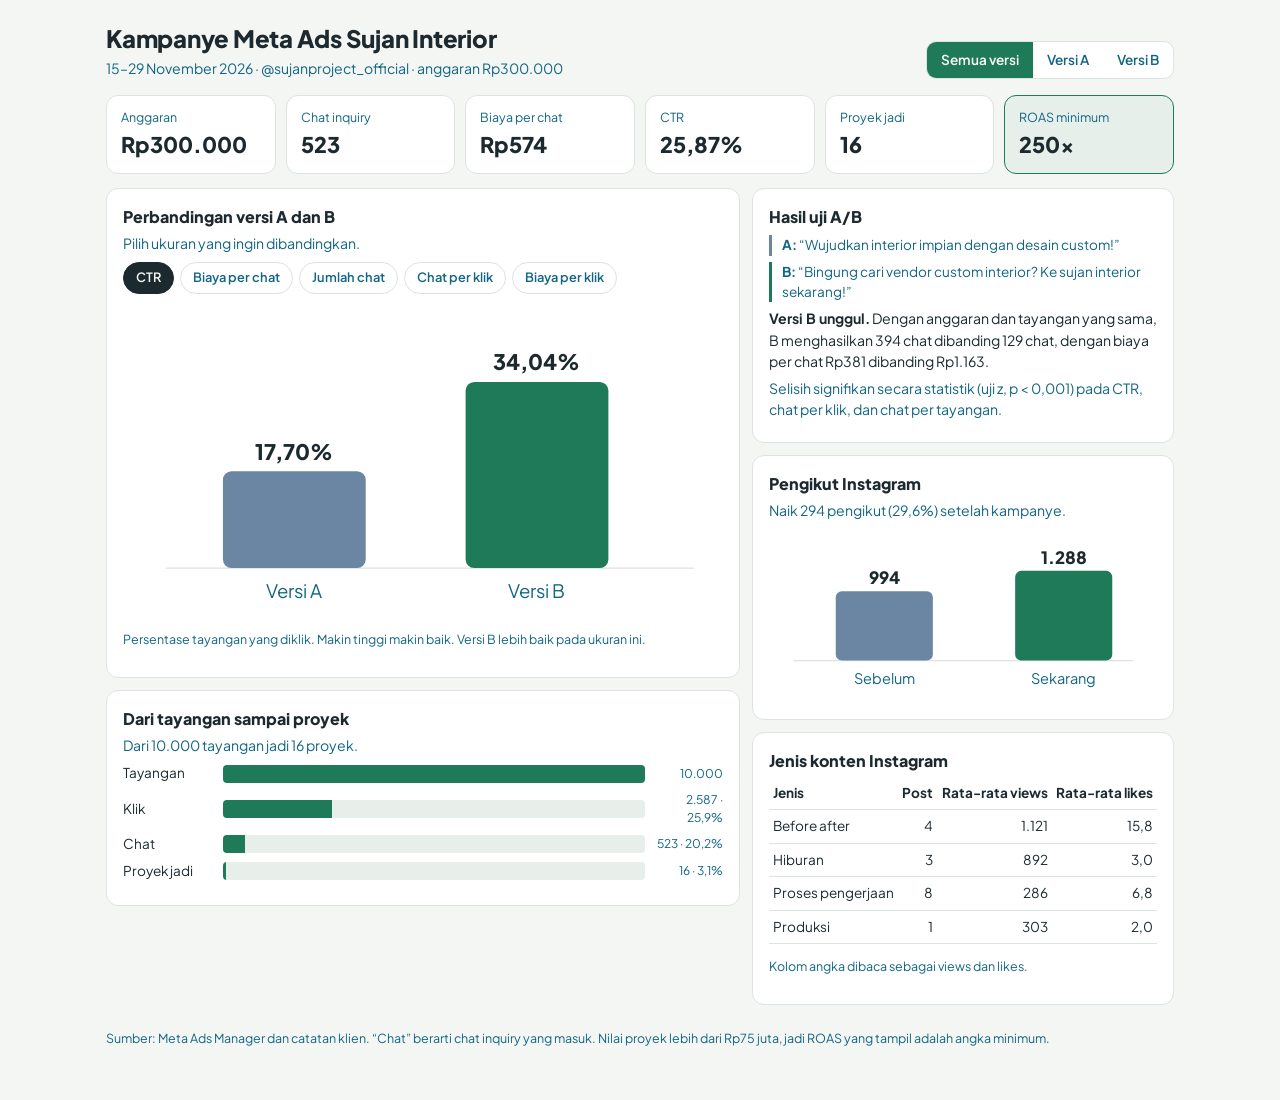
<file: index.html>
<!DOCTYPE html>
<html lang="id">
<head>
<meta charset="utf-8">
<meta name="viewport" content="width=device-width, initial-scale=1, viewport-fit=cover">
<title>Dashboard Kampanye Sujan Interior</title>
<link rel="stylesheet" href="https://fonts.googleapis.com/css2?family=Plus+Jakarta+Sans:wght@400;600;800&display=swap">
<link rel="stylesheet" href="style.css">

</head>
<body>
<div class="wrap">
  <div class="top">
    <div>
      <h1>Kampanye Meta Ads Sujan Interior</h1>
      <p class="sub">15–29 November 2026 · @sujanproject_official · anggaran Rp300.000</p>
    </div>
    <div class="seg" role="group" aria-label="Pilih versi iklan" id="ver">
      <button data-v="all" aria-pressed="true">Semua versi</button>
      <button data-v="A" aria-pressed="false">Versi A</button>
      <button data-v="B" aria-pressed="false">Versi B</button>
    </div>
  </div>

  <div class="kpis" id="kpis"></div>

  <div class="grid">
    <div>
      <div class="card">
        <h2>Perbandingan versi A dan B</h2>
        <p class="sub">Pilih ukuran yang ingin dibandingkan.</p>
        <div class="tabs" id="mt" role="group" aria-label="Pilih metrik"></div>
        <div id="chart"></div>
        <p class="note" id="mnote"></p>
      </div>
      <div class="card">
        <h2>Dari tayangan sampai proyek</h2>
        <p class="sub" id="fsub"></p>
        <div id="funnel"></div>
      </div>
    </div>
    <div>
      <div class="card verdict">
        <h2>Hasil uji A/B</h2>
        <div class="copy a"><b>A:</b> “Wujudkan interior impian dengan desain custom!”</div>
        <div class="copy"><b>B:</b> “Bingung cari vendor custom interior? Ke sujan interior sekarang!”</div>
        <p><b>Versi B unggul.</b> Dengan anggaran dan tayangan yang sama, B menghasilkan 394 chat dibanding 129 chat, dengan biaya per chat Rp381 dibanding Rp1.163.</p>
        <p class="note">Selisih signifikan secara statistik (uji z, p &lt; 0,001) pada CTR, chat per klik, dan chat per tayangan.</p>
      </div>
      <div class="card">
        <h2>Pengikut Instagram</h2>
        <p class="sub" id="fol"></p>
        <div id="folchart"></div>
      </div>
      <div class="card">
        <h2>Jenis konten Instagram</h2>
        <div class="wrapx"><table>
          <thead><tr><th>Jenis</th><th class="n">Post</th><th class="n">Rata-rata views</th><th class="n">Rata-rata likes</th></tr></thead>
          <tbody>
            <tr><td>Before after</td><td class="n">4</td><td class="n">1.121</td><td class="n">15,8</td></tr>
            <tr><td>Hiburan</td><td class="n">3</td><td class="n">892</td><td class="n">3,0</td></tr>
            <tr><td>Proses pengerjaan</td><td class="n">8</td><td class="n">286</td><td class="n">6,8</td></tr>
            <tr><td>Produksi</td><td class="n">1</td><td class="n">303</td><td class="n">2,0</td></tr>
          </tbody>
        </table></div>
        <p class="note">Kolom angka dibaca sebagai views dan likes.</p>
      </div>
    </div>
  </div>
  <p class="note">Sumber: Meta Ads Manager dan catatan klien. “Chat” berarti chat inquiry yang masuk. Nilai proyek lebih dari Rp75 juta, jadi ROAS yang tampil adalah angka minimum.</p>
</div>

<script src="script.js"></script>

</body>
</html>
</file>
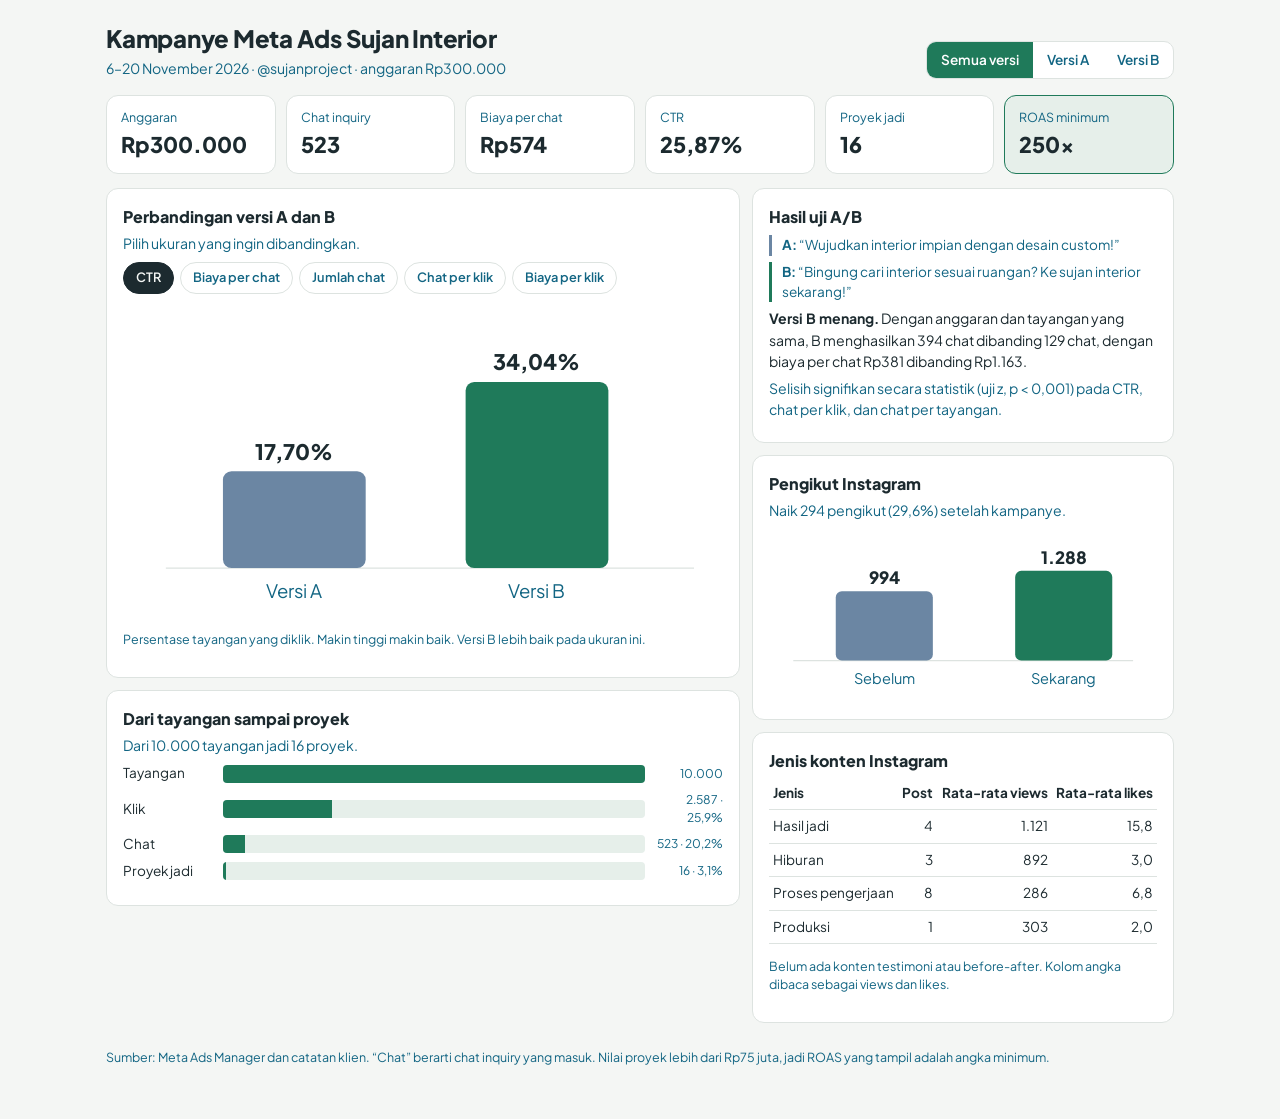
<file: Dashboard Kampanye Sujan Interior.html>
<!DOCTYPE html>
<html lang="id">
<head>
<meta charset="utf-8">
<meta name="viewport" content="width=device-width, initial-scale=1, viewport-fit=cover">
<title>Dashboard Kampanye Sujan Interior</title>
<link rel="stylesheet" href="https://fonts.googleapis.com/css2?family=Plus+Jakarta+Sans:wght@400;600;800&display=swap">
<link rel="stylesheet" href="style.css">

</head>
<body>
<div class="wrap">
  <div class="top">
    <div>
      <h1>Kampanye Meta Ads Sujan Interior</h1>
      <p class="sub">6–20 November 2026 · @sujanproject · anggaran Rp300.000</p>
    </div>
    <div class="seg" role="group" aria-label="Pilih versi iklan" id="ver">
      <button data-v="all" aria-pressed="true">Semua versi</button>
      <button data-v="A" aria-pressed="false">Versi A</button>
      <button data-v="B" aria-pressed="false">Versi B</button>
    </div>
  </div>

  <div class="kpis" id="kpis"></div>

  <div class="grid">
    <div>
      <div class="card">
        <h2>Perbandingan versi A dan B</h2>
        <p class="sub">Pilih ukuran yang ingin dibandingkan.</p>
        <div class="tabs" id="mt" role="group" aria-label="Pilih metrik"></div>
        <div id="chart"></div>
        <p class="note" id="mnote"></p>
      </div>
      <div class="card">
        <h2>Dari tayangan sampai proyek</h2>
        <p class="sub" id="fsub"></p>
        <div id="funnel"></div>
      </div>
    </div>
    <div>
      <div class="card verdict">
        <h2>Hasil uji A/B</h2>
        <div class="copy a"><b>A:</b> “Wujudkan interior impian dengan desain custom!”</div>
        <div class="copy"><b>B:</b> “Bingung cari interior sesuai ruangan? Ke sujan interior sekarang!”</div>
        <p><b>Versi B menang.</b> Dengan anggaran dan tayangan yang sama, B menghasilkan 394 chat dibanding 129 chat, dengan biaya per chat Rp381 dibanding Rp1.163.</p>
        <p class="note">Selisih signifikan secara statistik (uji z, p &lt; 0,001) pada CTR, chat per klik, dan chat per tayangan.</p>
      </div>
      <div class="card">
        <h2>Pengikut Instagram</h2>
        <p class="sub" id="fol"></p>
        <div id="folchart"></div>
      </div>
      <div class="card">
        <h2>Jenis konten Instagram</h2>
        <div class="wrapx"><table>
          <thead><tr><th>Jenis</th><th class="n">Post</th><th class="n">Rata-rata views</th><th class="n">Rata-rata likes</th></tr></thead>
          <tbody>
            <tr><td>Hasil jadi</td><td class="n">4</td><td class="n">1.121</td><td class="n">15,8</td></tr>
            <tr><td>Hiburan</td><td class="n">3</td><td class="n">892</td><td class="n">3,0</td></tr>
            <tr><td>Proses pengerjaan</td><td class="n">8</td><td class="n">286</td><td class="n">6,8</td></tr>
            <tr><td>Produksi</td><td class="n">1</td><td class="n">303</td><td class="n">2,0</td></tr>
          </tbody>
        </table></div>
        <p class="note">Belum ada konten testimoni atau before-after. Kolom angka dibaca sebagai views dan likes.</p>
      </div>
    </div>
  </div>
  <p class="note">Sumber: Meta Ads Manager dan catatan klien. “Chat” berarti chat inquiry yang masuk. Nilai proyek lebih dari Rp75 juta, jadi ROAS yang tampil adalah angka minimum.</p>
</div>

<script src="script.js"></script>

</body>
</html>
</file>
<file: style.css>
:root{--bg:#f4f6f4;--card:#ffffff;--ink:#1c2a2f;--mut:#126583;--line:#dde3e0;--a:#6b86a3;--b:#1f7a5a;--acc:#1f7a5a;--soft:#e6efea;color-scheme:light;
box-sizing:border-box;padding-top:env(safe-area-inset-top,0px);padding-bottom:env(safe-area-inset-bottom,0px)}
@media (prefers-color-scheme:dark){:root:not([data-theme="light"]){--bg:#111a1d;--card:#182428;--ink:#e8efec;--mut:#9fb0b3;--line:#2a3a3f;--a:#8fa9c4;--b:#4fc79a;--acc:#4fc79a;--soft:#1d3029;color-scheme:dark}}
:root[data-theme="dark"]{--bg:#111a1d;--card:#182428;--ink:#e8efec;--mut:#9fb0b3;--line:#2a3a3f;--a:#8fa9c4;--b:#4fc79a;--acc:#4fc79a;--soft:#1d3029;color-scheme:dark}
html{scroll-padding-top:env(safe-area-inset-top,0px)}
*{box-sizing:border-box}
body{margin:0;background:var(--bg);color:var(--ink);font-family:"Plus Jakarta Sans",system-ui,-apple-system,"Segoe UI",Arial,sans-serif;line-height:1.5}
.wrap{max-width:1100px;margin:0 auto;padding:20px 16px 40px}
h1{font-size:1.5rem;font-weight:800;margin:0 0 2px;letter-spacing:-.01em}
h2{font-size:1rem;font-weight:800;margin:0 0 4px}
.sub{color:var(--mut);font-size:.88rem;margin:0}
.top{display:flex;flex-wrap:wrap;justify-content:space-between;gap:12px;align-items:flex-end;margin-bottom:16px}
.seg{display:inline-flex;border:1px solid var(--line);border-radius:10px;overflow:hidden;background:var(--card)}
.seg button{font:inherit;font-size:.85rem;font-weight:600;border:0;background:transparent;color:var(--mut);padding:8px 14px;cursor:pointer}
.seg button[aria-pressed="true"]{background:var(--acc);color:#fff}
button:focus-visible{outline:3px solid var(--acc);outline-offset:2px}
.kpis{display:grid;grid-template-columns:repeat(auto-fit,minmax(150px,1fr));gap:10px;margin-bottom:14px}
.kpi{background:var(--card);border:1px solid var(--line);border-radius:12px;padding:12px 14px}
.kpi small{display:block;color:var(--mut);font-size:.78rem}
.kpi b{display:block;font-size:1.35rem;font-weight:800;margin-top:2px}
.kpi.hero{background:var(--soft);border-color:var(--acc)}
.grid{display:grid;grid-template-columns:1.5fr 1fr;gap:12px}
@media (max-width:760px){.grid{grid-template-columns:1fr}}
.card{background:var(--card);border:1px solid var(--line);border-radius:12px;padding:16px;margin-bottom:12px}
.tabs{display:flex;flex-wrap:wrap;gap:6px;margin:8px 0 10px}
.tabs button{font:inherit;font-size:.8rem;font-weight:600;border:1px solid var(--line);background:transparent;color:var(--mut);border-radius:999px;padding:5px 12px;cursor:pointer}
.tabs button[aria-pressed="true"]{background:var(--ink);color:var(--bg);border-color:var(--ink)}
svg{width:100%;height:auto;display:block}
svg text{fill:var(--ink);font-family:inherit}
svg .mut{fill:var(--mut)}
.frow{display:grid;grid-template-columns:92px 1fr 70px;gap:8px;align-items:center;margin:7px 0;font-size:.85rem}
.frow .bar{height:18px;background:var(--soft);border-radius:4px;overflow:hidden}
.frow .bar i{display:block;height:100%;background:var(--acc);min-width:3px}
.frow em{font-style:normal;color:var(--mut);font-size:.75rem;text-align:right}
table{width:100%;border-collapse:collapse;font-size:.85rem}
th,td{text-align:left;padding:6px 4px;border-bottom:1px solid var(--line)}
td.n,th.n{text-align:right}
.wrapx{overflow-x:auto}
.verdict p{margin:6px 0;font-size:.88rem}
.copy{border-left:3px solid var(--b);padding-left:10px;color:var(--mut);font-size:.85rem;margin:6px 0}
.copy.a{border-color:var(--a)}
.note{color:var(--mut);font-size:.78rem}
</file>
